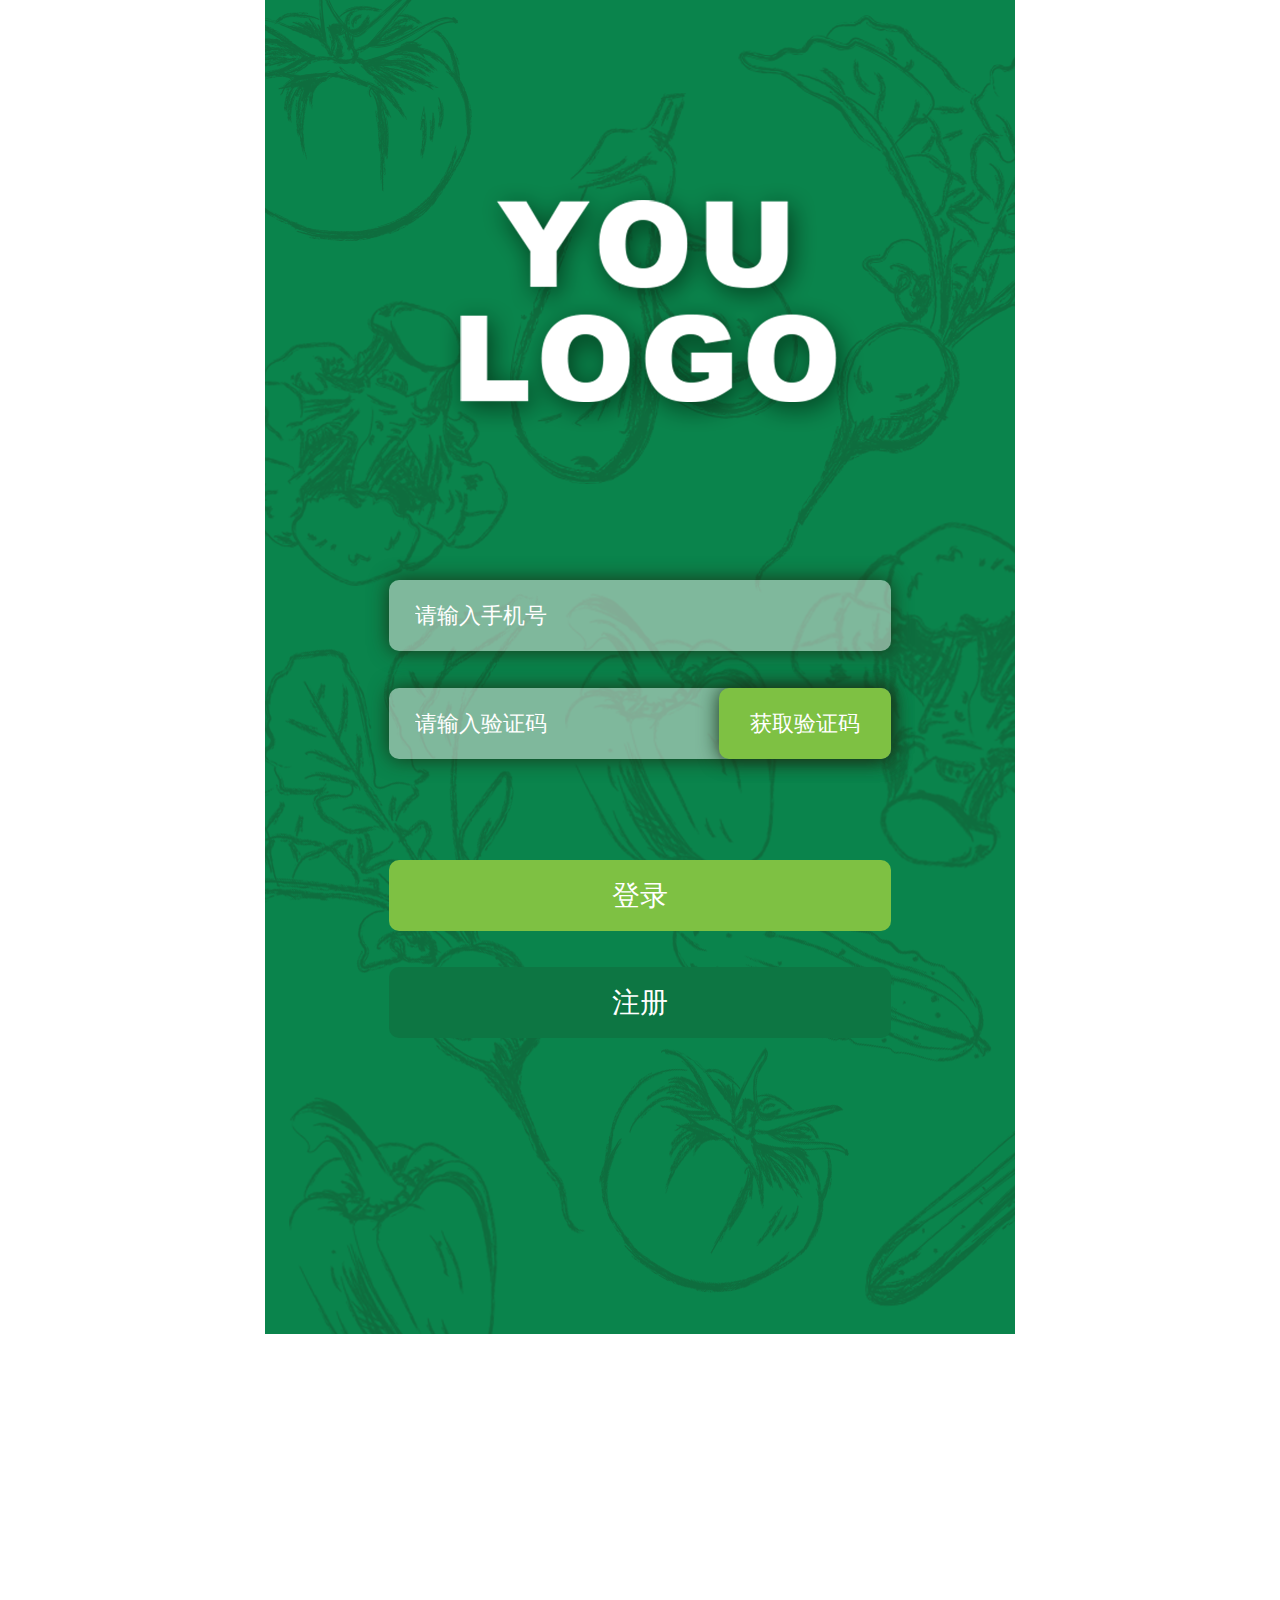
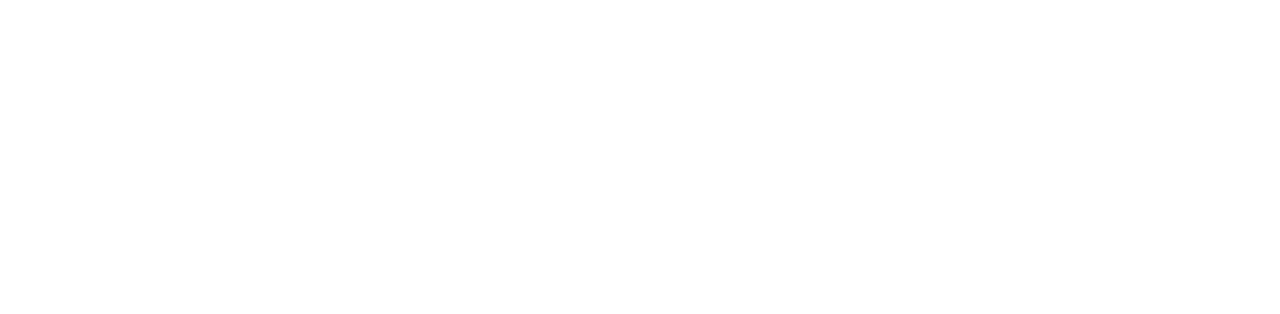
<file: index.html>
<!DOCTYPE html>
<html lang="en">

<head>
    <meta charset="UTF-8">
    <meta name="viewport" content="width=device-width, initial-scale=1.0">
    <meta http-equiv="X-UA-Compatible" content="ie=edge">
    <title>Document</title>
    <link rel="stylesheet" href="./css/normalize.css">
    <script src="./js/flexible.js"></script>
    <script src="./js/jQuery.min.js"></script>
    <script src="./js/index.js"></script>
    <link rel="stylesheet" href="./css/index.css">
</head>

<body>
    <div class="box">
        <input type="text" class="first" placeholder="请输入手机号"><span id="sp1"></span>
        <div class="second">
            <input class="yz" type="text" placeholder="请输入验证码"><span id="sp2"></span>
            <input type="button" id="yzm" value="获取验证码">
        </div>
        <div class="three thr">登录</div>
        <div class="four thr">注册</div>
    </div>
</body>

</html>
</file>
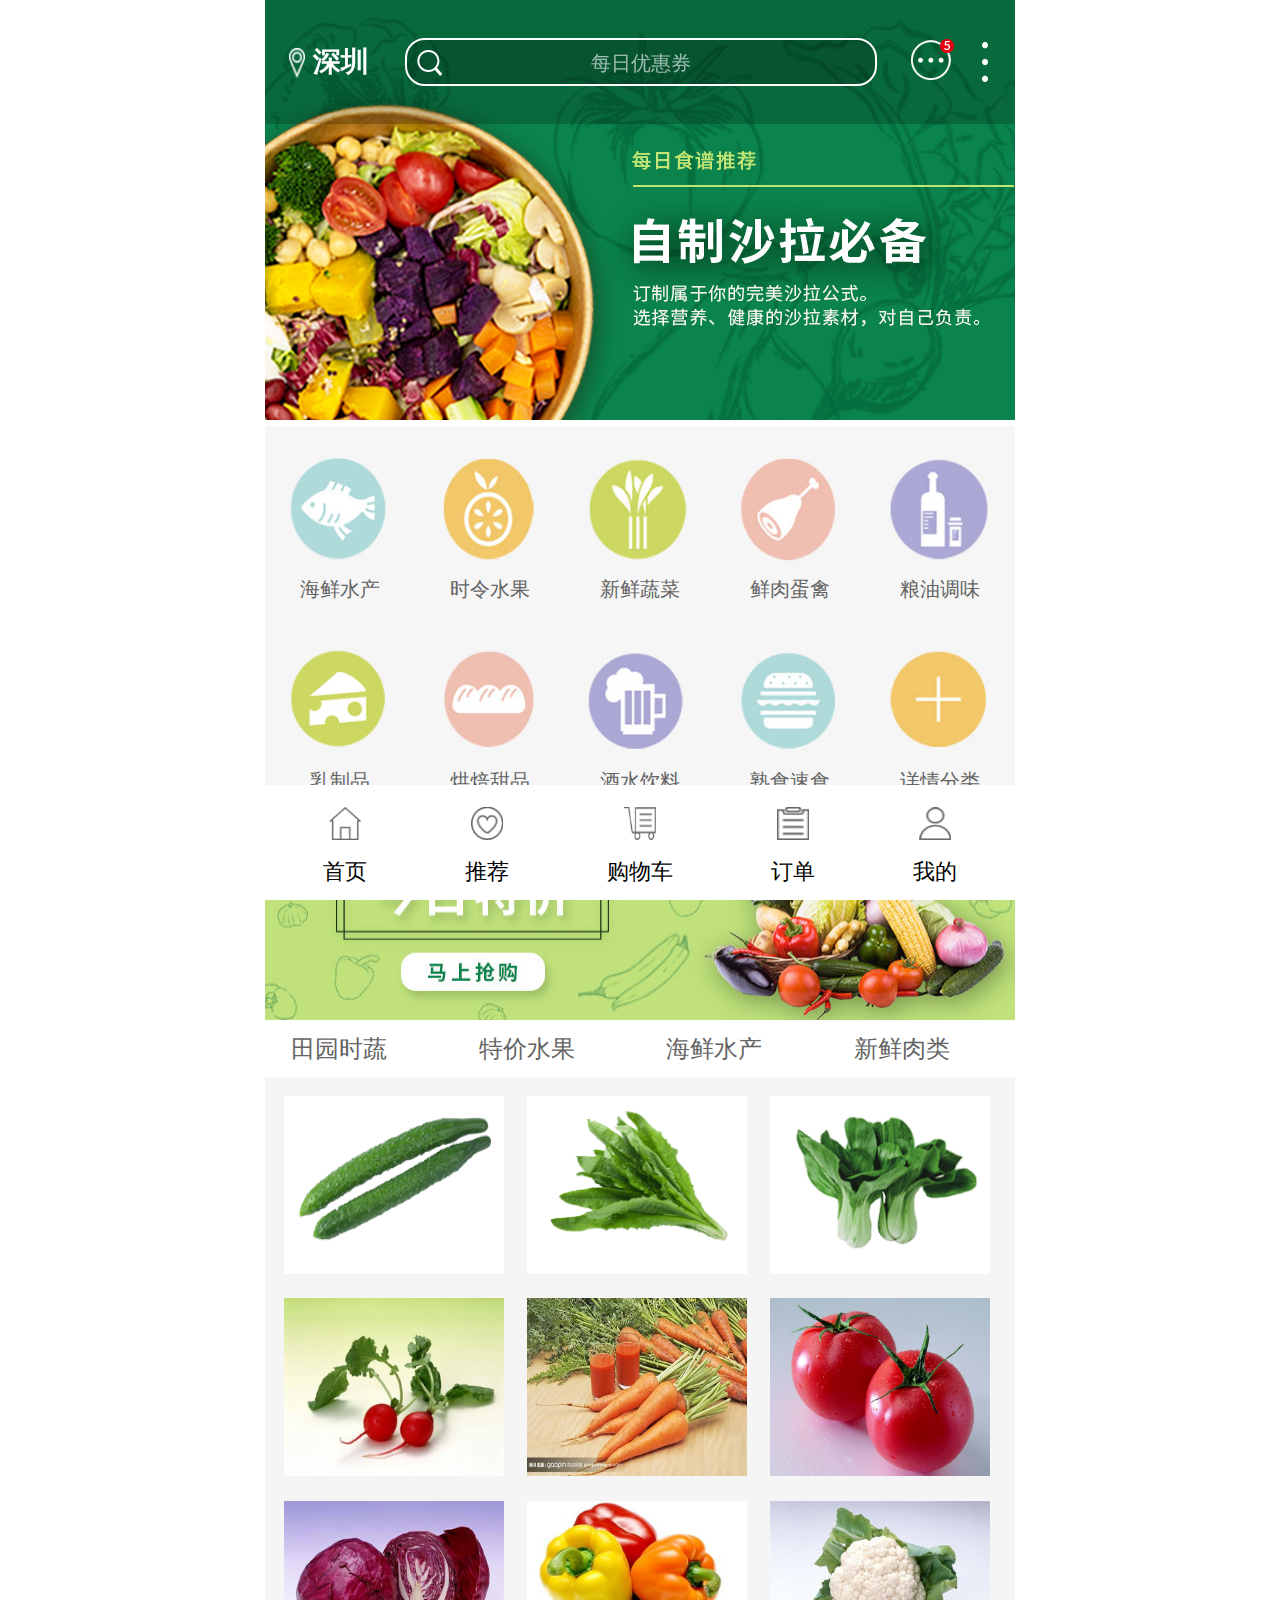
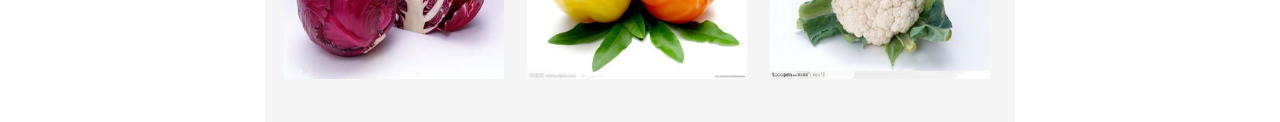
<file: zjm.html>
<!DOCTYPE html>
<html lang="en">

<head>
    <meta charset="UTF-8">
    <meta name="viewport" content="width=device-width, initial-scale=1.0">
    <meta http-equiv="X-UA-Compatible" content="ie=edge">
    <title>Document</title>
    <link rel="stylesheet" href="./css/normalize.css">
    <link rel="stylesheet" href="./css/zjm.css">
    <script src="./js/flexible.js"></script>
    <script src="./js/jQuery.min.js"></script>
    <script src="./js/zepto.js"></script>
    <script src="./js/touch.js"></script>
    <script src="./js/zjm.js"></script>
</head>

<body>
    <div class="w">
        <!-- 头部 -->

        <header>
            <div class="zuob">
                <img src="./img/zuobiao.png" alt=""> 深圳
            </div>
            <div class="search">
                <input type="text" placeholder="每日优惠券">
                <img src="./img/search.png" alt="">
            </div>
            <div class="wu"><img src="./img/wu5.png" alt=""></div>
            <div class="dian"><img src="./img/shudian.png" alt=""></div>
        </header>

        <div class="tu">
            <ul>
                <li>
                    <a href="#"><img src="./img/轮播图/f.jpg" alt=""></a>
                </li>

                <li>
                    <a href="#"><img src="./img/轮播图/tupian.png" alt=""></a>
                </li>
                <li>
                    <a href="#"><img src="./img/轮播图/b.jpg" alt=""></a>
                </li>
                <li>
                    <a href="#"><img src="../img/轮播图/c.jpg" alt=""></a>
                </li>
                <li>
                    <a href="#"><img src="../img/轮播图/d.jpg" alt=""></a>
                </li>
                <li>
                    <a href="#"><img src="./img/轮播图/e.jpg" alt=""></a>
                </li>
                <li>
                    <a href="#"><img src="./img/轮播图/f.jpg" alt=""></a>
                </li>

                <li>
                    <a href="#"><img src="./img/轮播图/tupian.png" alt=""></a>
                </li>
            </ul>









            <!-- <ul class="ull">
                <li>
                    <img src="./img/bgc_01.jpg" alt="">
                </li> -->
            <!-- <li class="lis">
                    <img src="./img/tupian.png" alt="">
                </li>
                <li class="lis">
                    <img src="./img/bgc_01.jpg" alt="">
                </li>
                <li class="lis">
                    <img src="./img/tupian.png" alt="">
                </li>
                <li class="lis">
                    <img src="./img/bgc_01.jpg" alt="">
                </li>
                <li class="lis">
                    <img src="./img/tupian.png" alt="">
                </li>
                <li class="lis">
                    <img src="./img/bgc_01.jpg" alt="">
                </li>
            </ul> -->
            <!-- <img src="./img/tupian.png" alt=""> -->
            <!-- <div class="go">
                <span> GO </span><span>>></span>
            </div> -->
        </div>

        <!-- -----------------产品区 ---------------- -->
        <div class="chanpin">
            <ul>
                <li>
                    <img src="./img/09-生鲜APP主界面_08.jpg" alt="">
                    <span>海鲜水产</span>
                </li>
                <li>
                    <img src="./img/09-生鲜APP主界面_10.jpg" alt="">
                    <span>时令水果</span>
                </li>
                <li>
                    <img src="./img/09-生鲜APP主界面_03.jpg" alt="">
                    <span>新鲜蔬菜</span>
                </li>
                <li>
                    <img src="./img/09-生鲜APP主界面_13.jpg" alt="">
                    <span>鲜肉蛋禽</span>
                </li>
                <li>
                    <img src="./img/09-生鲜APP主界面_05.jpg" alt="">
                    <span>粮油调味</span>
                </li>
                <li>
                    <img src="./img/09-生鲜APP主界面_24.jpg" alt="">
                    <span>乳制品</span>
                </li>
                <li>
                    <img src="./img/09-生鲜APP主界面_25.jpg" alt="">
                    <span>烘焙甜品</span>
                </li>
                <li>
                    <img src="./img/09-生鲜APP主界面_20.jpg" alt="">
                    <span>酒水饮料</span>
                </li>
                <li>
                    <img src="./img/09-生鲜APP主界面_22.jpg" alt="">
                    <span>熟食速食</span>
                </li>
                <li>
                    <img src="./img/09-生鲜APP主界面_26.jpg" alt="">
                    <span>详情分类</span>
                </li>
            </ul>


        </div>
        <!-- --------------------今日特价----------------------------- -->
        <div class="tejia">
            <img src="./img/09-生鲜APP主界面_33.jpg" alt="">
        </div>
        <!-- -----------------特价蔬菜------------------ -->
        <div class="tjsc">
            <div class="top">
                <span class="spa">田园时蔬</span>
                <span class="spa">特价水果</span>
                <span class="spa">海鲜水产</span>
                <span class="spa">新鲜肉类</span>
            </div>
            <div class="content">
                <ul class="one">
                    <li>
                        <img src="./img/04-生鲜APP购物车_03.gif" alt="">
                    </li>
                    <li>
                        <img src="./img/04-生鲜APP购物车_07.gif" alt="">
                    </li>
                    <li>
                        <img src="./img/04-生鲜APP购物车_13.gif" alt="">
                    </li>
                    <li>
                        <img src="./img/蔬菜/1.jpg" alt="">
                    </li>
                    <li>
                        <img src="./img/蔬菜/2.jpg" alt="">
                    </li>
                    <li>
                        <img src="./img/蔬菜/3.jpg" alt="">
                    </li>
                    <li>
                        <img src="./img/蔬菜/4.jpg" alt="">
                    </li>
                    <li>
                        <img src="./img/蔬菜/5.jpg" alt="">
                    </li>
                    <li>
                        <img src="./img/蔬菜/6.jpg" alt="">
                    </li>
                </ul>
                <ul class="two ds">
                    <li>
                        <img src="./img/水果/00.jpg" alt="">
                    </li>
                    <li>
                        <img src="./img/水果/11.jpg" alt="">
                    </li>
                    <li>
                        <img src="./img/水果/22.jpg" alt="">
                    </li>
                    <li>
                        <img src="./img/水果/33.jpg" alt="">
                    </li>
                    <li>
                        <img src="./img/水果/44.jpg" alt="">
                    </li>
                    <li>
                        <img src="./img/水果/55.jpg" alt="">
                    </li>
                    <li>
                        <img src="./img/水果/66.jpg" alt="">
                    </li>
                    <li>
                        <img src="./img/水果/77.jpg" alt="">
                    </li>
                    <li>
                        <img src="./img/水果/44.jpg" alt="">
                    </li>
                </ul>
                <ul class="three ds">
                    <li>
                        <img src="./img/水产/aa.jpg" alt="">
                    </li>
                    <li>
                        <img src="./img/水产/bb.jpg" alt="">
                    </li>
                    <li>
                        <img src="./img/水产/cc.jpg" alt="">
                    </li>

                    <li>
                        <img src="./img/水产/dd.jpg" alt="">
                    </li>
                    <li>
                        <img src="./img/水产/ee.jpg" alt="">
                    </li>
                    <li>
                        <img src="./img/水产/ff.jpg" alt="">
                    </li>
                    <li>
                        <img src="./img/水产/jj.jpg" alt="">
                    </li>
                    <li>
                        <img src="./img/水产/hh.jpg" alt="">
                    </li>
                    <li>
                        <img src="./img/水产/ii.jpg" alt="">
                    </li>
                </ul>
                <ul class="four ds">
                    <li>
                        <img src="./img/水产/gg.jpg" alt="">
                    </li>
                    <li>
                        <img src="./img/水产/hh.jpg" alt="">
                    </li>
                    <li>
                        <img src="./img/水产/ii.jpg" alt="">
                    </li>
                    <li>
                        <img src="./img/水产/jj.jpg" alt="">
                    </li>
                    <li>
                        <img src="./img/水产/hh.jpg" alt="">
                    </li>
                    <li>
                        <img src="./img/水产/ii.jpg" alt="">
                    </li>
                </ul>
            </div>
        </div>
        <footer>
            <ul>
                <li class="lis">
                    <div>
                        <img src="./img/sy.png" alt="" class="dn">
                        <img src="./img/syyou.png" alt="" class="ds an">
                    </div>

                    <span>首页</span>
                </li>
                <li class="lis">
                    <div>
                        <img src="./img/tjwu.png" alt="" class="dn">
                        <img src="./img/tjyou.png" alt="" class="ds an">
                    </div>

                    <span>推荐</span>
                </li>
                <li class="lis">
                    <div>
                        <img src="./img/gwcwu.png" alt="" class="dn">
                        <img src="./img/gwcyou.png" alt="" class="ds an">
                    </div>

                    <span>购物车</span>
                </li>
                <li class="lis">
                    <div>
                        <img src="./img/ddwu.png" alt="" class="dn">
                        <img src="./img/ddyou.png" alt="" class="ds an">
                    </div>

                    <span>订单</span>
                </li>
                <li class="lis">
                    <div>
                        <img src="./img/wdwu.png" alt="" class="dn">
                        <img src="./img/wdwu.png" alt="" class="ds an">
                    </div>

                    <span>我的</span>
                </li>
            </ul>

        </footer>
    </div>
</body>

</html>
</file>
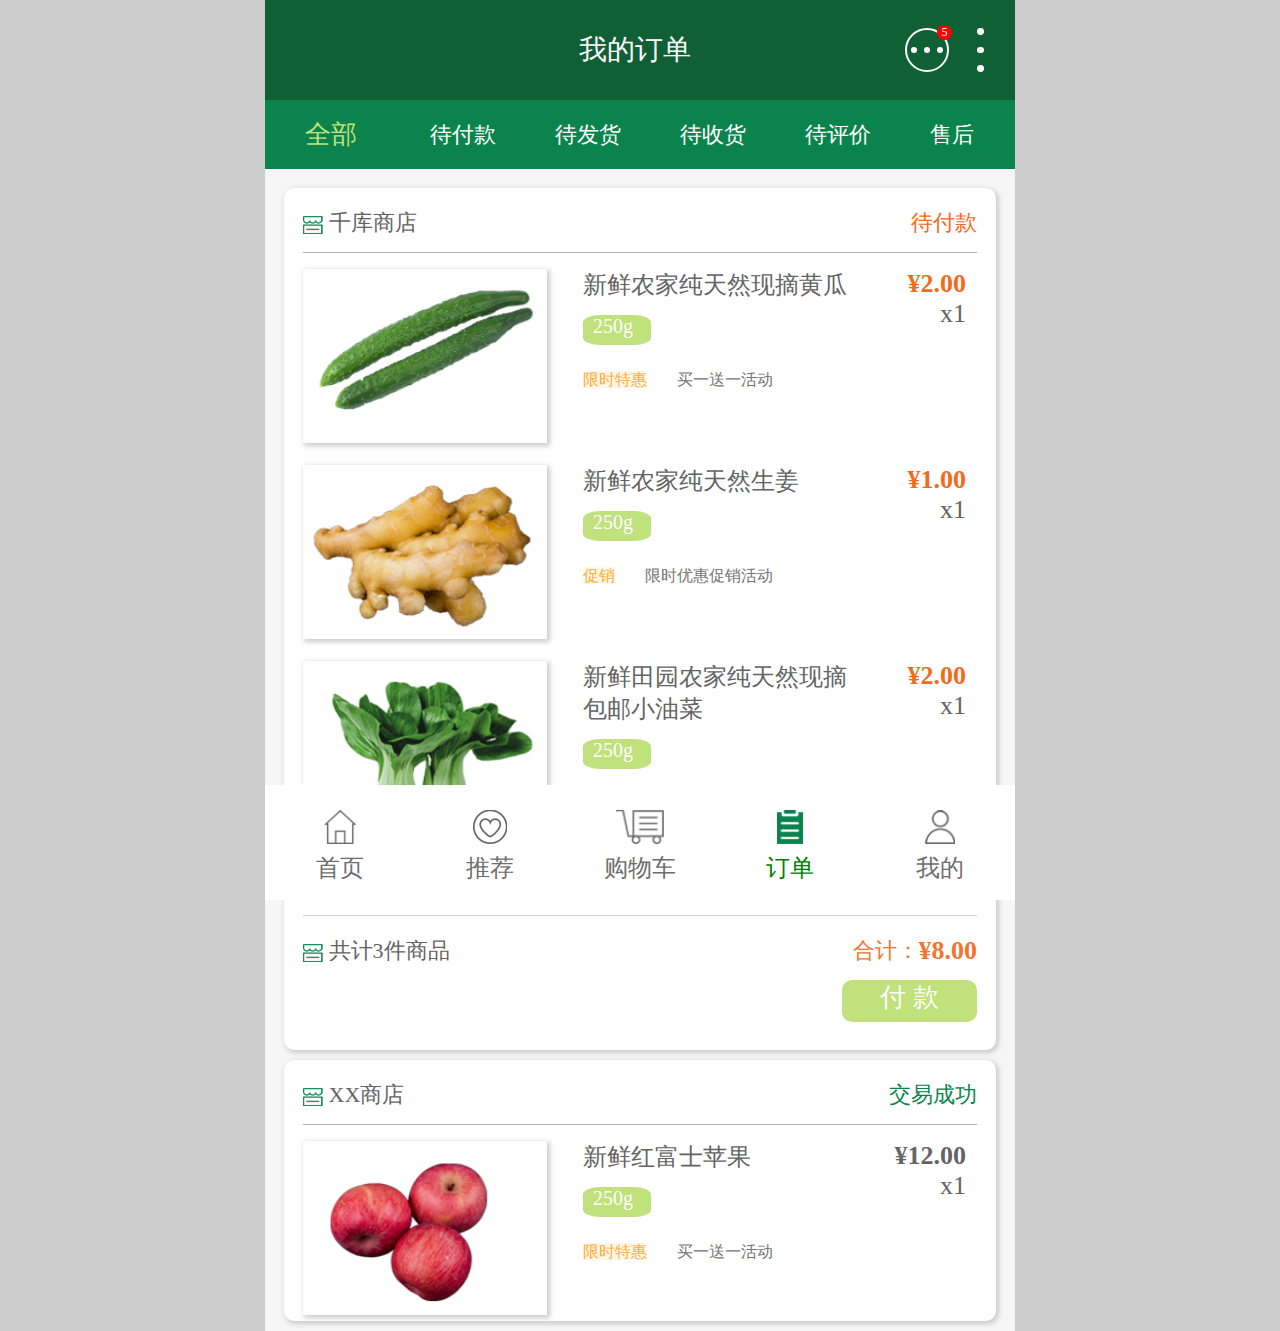
<file: 全部订单页/全部订单页.html>
<!DOCTYPE html>
<html lang="en">

<head>
  <meta charset="UTF-8">
  <meta name="viewport" content="width=device-width, initial-scale=1.0">
  <meta http-equiv="X-UA-Compatible" content="ie=edge">
  <title>Document</title>
  <script src="./js/jQuery.min.js"></script>
  <script src="./js/flexible.js"></script>
  <link rel="stylesheet" href="index.css">
  <script src="js.js"></script>
</head>

<body>
  <!-- 订单首页 -->
  <div class="dingdan">
    <span>我的订单</span>
    <div class="box2">
      <div class="xbox"></div>
      <div class="xbox"></div>
      <div class="xbox"></div>
      <div class="five">
        5
      </div>
    </div>
    <div class="box3">
      <div class="jbox"></div>
      <div class="jbox"></div>
      <div class="jbox"></div>
    </div>
  </div>

  <!-- 订单导航 -->
  <div class="nav_1">

    <a href="#" class="cu">全部</a>
    <a href="#">待付款</a>
    <a href="#">待发货</a>
    <a href="#">待收货</a>
    <a href="#">待评价</a>
    <a href="#">售后</a>

  </div>

  <!-- 商品 -->
  <div class="shangpin">
    <div class="shangdian">

      <div class="fukuan">
        <div class="fk">
          <img src="./images/shop.png" alt=""> 千库商店
        </div>
        <span>待付款</span>
      </div>

      <div class="box">
        <div class="imgs">
          <img src="./images/04-生鲜APP购物车_03.gif" alt="">
        </div>

        <div class="dbox">
          <div class="jieshao">
            <div class="js">
              <span>新鲜农家纯天然现摘黄瓜</span>
            </div>
            <div class="ks">
              <span>250g</span>
            </div>
            <div class="huodong">
              <span>限时特惠</span>
              <span>买一送一活动</span>
            </div>
          </div>

          <div class="kshu">
            <div class="yen">
              <span>&yen;2.00</span>
            </div>
            <div class="shu">
              <span>x1</span>
            </div>
          </div>

        </div>
      </div>

      <div class="box">
        <div class="imgs">
          <img src="./images/05-生鲜APP全部订单页_03.gif" alt="">
        </div>

        <div class="dbox">
          <div class="jieshao">
            <div class="js">
              <span>新鲜农家纯天然生姜</span>
            </div>
            <div class="ks">
              <span>250g</span>
            </div>
            <div class="huodong">
              <span>促销</span>
              <span>限时优惠促销活动</span>
            </div>
          </div>

          <div class="kshu">
            <div class="yen">
              <span>&yen;1.00</span>
            </div>
            <div class="shu">
              <span>x1</span>
            </div>
          </div>

        </div>
      </div>

      <div class="box">
        <div class="imgs">
          <img src="./images/04-生鲜APP购物车_13.gif" alt="">
        </div>

        <div class="dbox">
          <div class="jieshao">
            <div class="js">
              <span>新鲜田园农家纯天然现摘 包邮小油菜</span>
            </div>
            <div class="ks">
              <span>250g</span>
            </div>
            <div class="huodong">
              <span>限时特惠</span>
              <span>限时优惠促销活动</span>
            </div>
          </div>

          <div class="kshu">
            <div class="yen">
              <span>&yen;2.00</span>
            </div>
            <div class="shu">
              <span>x1</span>
            </div>
          </div>

        </div>
      </div>

      <div class="yunfei">
        <div class="yf">
          <img src="./images/shop.png" alt=""> 运费
        </div>
        <span>&yen;3.00</span>
      </div>

      <div class="heji">
        <div class="gao">
          <div class="hj">
            <img src="./images/shop.png" alt=""> 共计3件商品
          </div>
          <div class="hj3">
            <span>合计：</span>
            <span>&yen;8.00</span>
          </div>
        </div>




      </div>

      <div class="gao1">
        <div class="dfukuan">
          <span>付 款</span>
        </div>
      </div>

    </div>

    <div class="shangdian">
      <div class="fukuan">
        <div class="fk">
          <img src="./images/shop.png" alt=""> XX商店
        </div>
        <span class="green">交易成功</span>
      </div>

      <div class="box">
        <div class="imgs">
          <img src="./images/apple.png" alt="">
        </div>

        <div class="dbox">
          <div class="jieshao">
            <div class="js">
              <span>新鲜红富士苹果</span>
            </div>
            <div class="ks">
              <span>250g</span>
            </div>
            <div class="huodong">
              <span>限时特惠</span>
              <span>买一送一活动</span>
            </div>
          </div>

          <div class="kshu">
            <div class="yen">
              <span class="hui">&yen;12.00</span>
            </div>
            <div class="shu">
              <span>x1</span>
            </div>
          </div>

        </div>
      </div>
    </div>
  </div>



  <!-- 个人导航栏 -->
  <div class="nav_2">
    <a href="#">
      <div>
        <img src="./images/sy.png" alt="" class="im">
        <img src="./images/sy_h.png" alt="" class="gs">
      </div>
      <span>首页</span>
    </a>
    <a href="#">
      <div>
        <img src="./images/tj.png" alt="" class="im">
        <img src="./images/tj_h.png" alt="" class="gs">
      </div>

      <span>推荐</span>
    </a>
    <a href="#">
      <div>
        <img src="./images/gwc.png" alt="" class="im">
        <img src="./images/gwc_h.png" alt="" class="gs">
      </div>

      <span>购物车</span>
    </a>
    <a href="#" class="cur">
      <div>
        <img src="./images/dd.png" alt="" class="im">
        <img src="./images/dd_h.png" alt="" class="gs">
      </div>

      <span>订单</span>
    </a>
    <a href="#">
      <div>
        <img src="./images/wd.png" alt="" class="im">
        <img src="./images/peo.png" alt="" class="gs">
      </div>

      <span>我的</span>
    </a>
  </div>
</body>

</html>
</file>
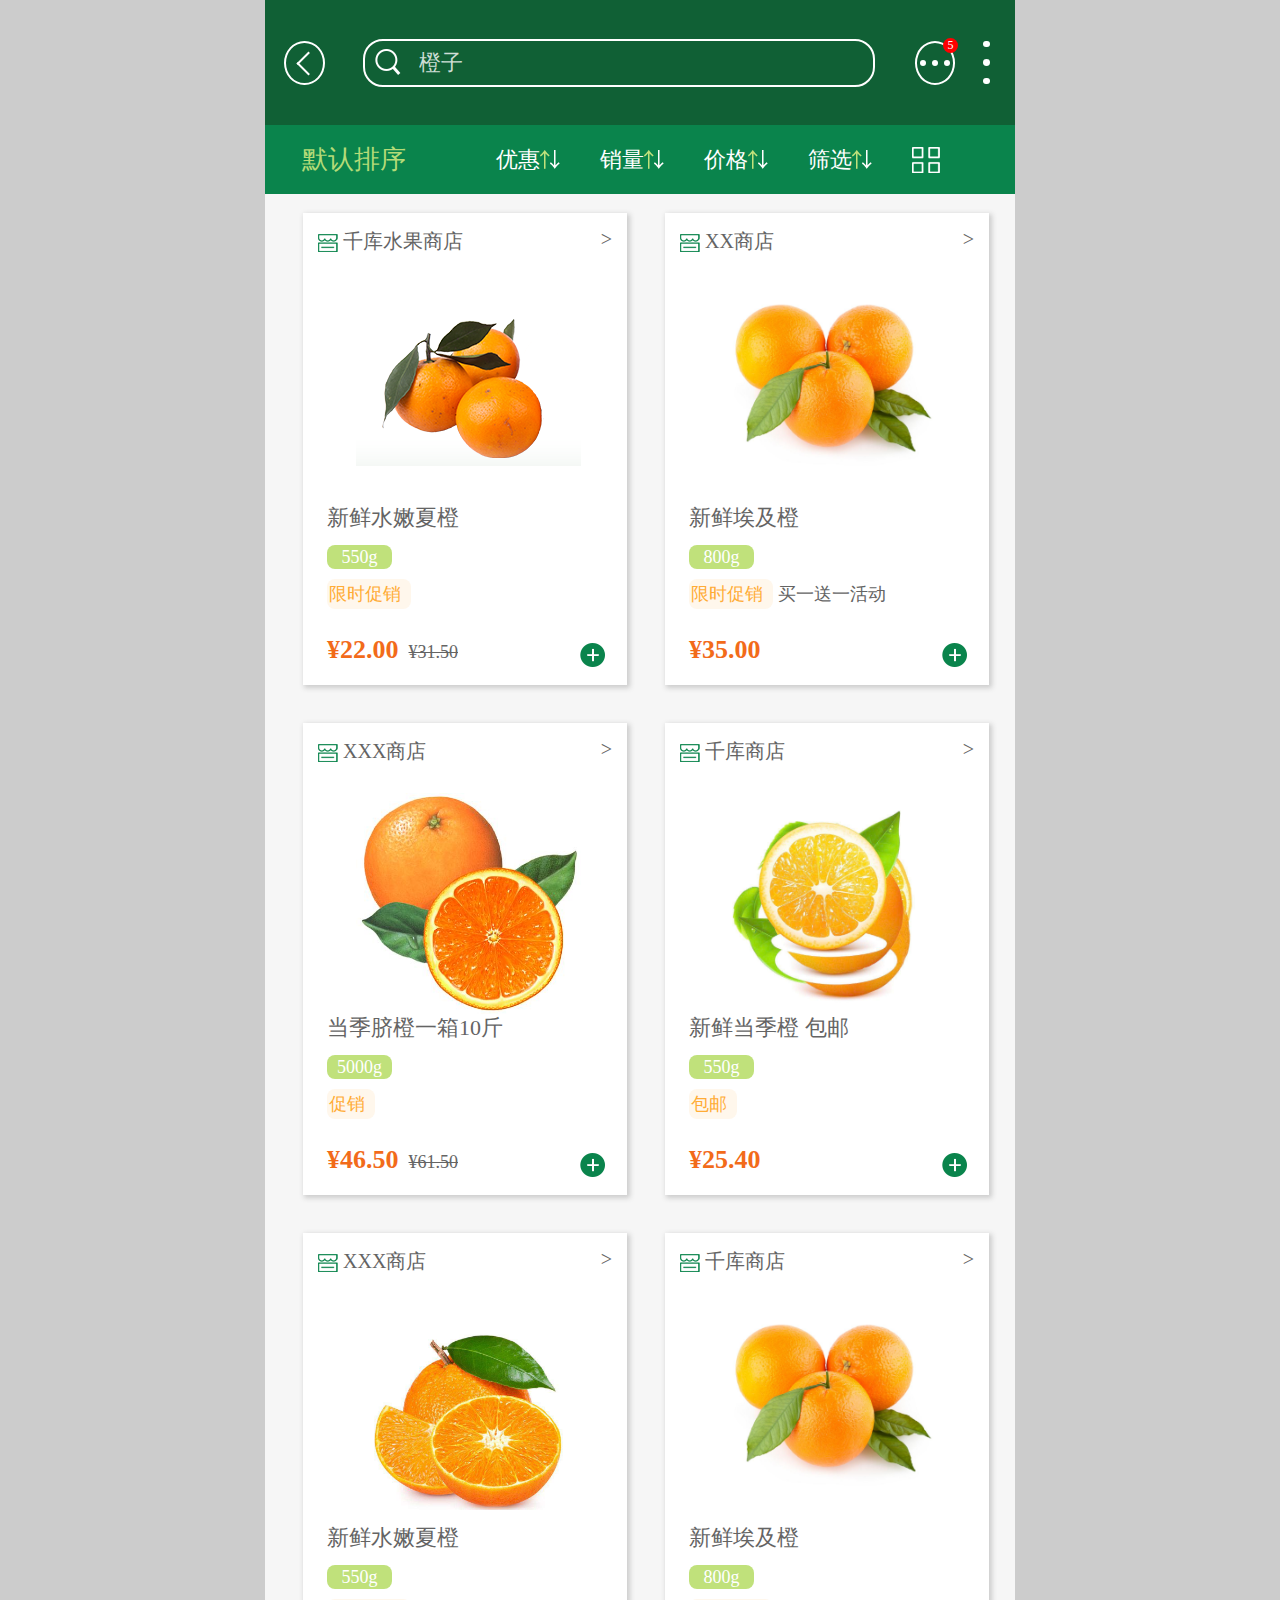
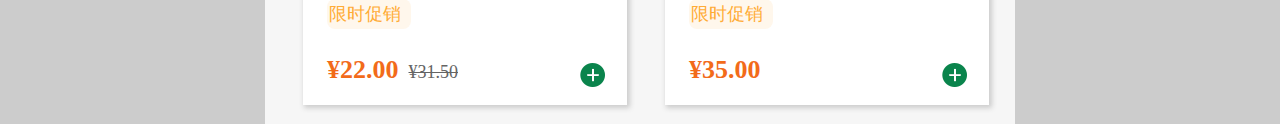
<file: 商品搜索页/搜索.html>
<!DOCTYPE html>
<html lang="en">

<head>
  <meta charset="UTF-8">
  <meta name="viewport" content="width=device-width, initial-scale=1.0">
  <meta http-equiv="X-UA-Compatible" content="ie=edge">
  <title>Document</title>
  <script src="./js/flexible.js"></script>
  <script src="./js/jQuery.min.js"></script>
  <link rel="stylesheet" href="index.css">
</head>

<body>


  <div class="xiangqing">

    <div class="box1">
      <div class="xiaobox"></div>
    </div>
    <div class="shuru">
      <input type="text" placeholder="橙子">
      <a href="#"><img src="./images/search (2).png" alt=" "></a>
    </div>
    <div class="box2 ">
      <div class="xbox "></div>
      <div class="xbox "></div>
      <div class="xbox "></div>
      <div class="five ">
        5
      </div>
    </div>
    <div class="box3 ">
      <div class="jbox "></div>
      <div class="jbox "></div>
      <div class="jbox "></div>
    </div>

  </div>


  <!-- 导航 -->
  <div class="nav_1">
    <a href="#">默认排序</a>
    <a href="#">优惠
        <img src="./images/sx.png" alt="">
    </a>
    <a href="#">销量
        <img src="./images/sx.png" alt="">
    </a>
    <a href="#">价格
        <img src="./images/sx.png" alt="">
    </a>
    <a href="#">筛选
        <img src="./images/sx.png" alt="">
    </a>
    <a href="#">
      <img src="./images/fk.png" alt="">
    </a>
  </div>


  <!-- 商品 -->
  <div class="shangpin">
    <div class="shangdian">
      <div class="xiaosd">
        <div class="xd">
          <img src="./images/shop.png" alt=""> 千库水果商店
        </div>
        <span>&gt;</span>
      </div>
      <div class="imgs">
        <a href="../商品详情页/商品详情页.html" target="_blank"><img src="./images/03-生鲜APP付款成功页_09.png" alt=""></a>
      </div>
      <div class="dabox">
        <div class="box">
          <span>新鲜水嫩夏橙</span>
        </div>
        <div class="keshu">
          <span>550g</span>
        </div>
        <div class="huodong">
          <span>限时促销</span>
        </div>
        <div class="jiage">
          <div class="jg">
            <span>&yen;22.00</span><del>&yen;31.50</del>
          </div>
          <img src="./images/jia.png" alt="">
        </div>
      </div>
    </div>


    <div class="shangdian">
      <div class="xiaosd">
        <div class="xd">
          <img src="./images/shop.png" alt=""> XX商店
        </div>

        <span>&gt;</span>

      </div>
      <div class="imgs">
        <a href="#"><img src="./images/timg.jpg" alt=""></a>
      </div>
      <div class="dabox">
        <div class="box">
          <span>新鲜埃及橙</span>
        </div>
        <div class="keshu">
          <span>800g</span>
        </div>
        <div class="huodong">
          <span>限时促销</span> 买一送一活动
        </div>
        <div class="jiage">
          <span>&yen;35.00</span>
          <img src="./images/jia.png">
        </div>
      </div>


    </div>
  </div>


  <div class="shangpin">
    <div class="shangdian">
      <div class="xiaosd">
        <div class="xd">
          <img src="./images/shop.png" alt=""> XXX商店
        </div>
        <span>&gt;</span>
        </a>
      </div>
      <div class="imgs">
        <a href="#"><img src="./images/橙子.jpg" alt=""></a>
      </div>
      <div class="dabox">
        <div class="box">
          <span>当季脐橙一箱10斤</span>
        </div>
        <div class="keshu">
          <span>5000g</span>
        </div>
        <div class="huodong">
          <span>促销</span>
        </div>
        <div class="jiage">
          <div class="jg">
            <span>&yen;46.50</span><del>&yen;61.50</del>
          </div>
          <img src="./images/jia.png" alt="">
        </div>
      </div>
    </div>


    <div class="shangdian">
      <div class="xiaosd">
        <div class="xd">
          <img src="./images/shop.png" alt=""> 千库商店
        </div>
        <span>&gt;</span>
      </div>
      <div class="imgs">
        <a href="#"><img src="./images/橙子1.jpg" alt=""></a>
      </div>
      <div class="dabox">
        <div class="box">
          <span>新鲜当季橙 包邮</span>
        </div>
        <div class="keshu">
          <span>550g</span>
        </div>
        <div class="huodong">
          <span>包邮</span>
        </div>
        <div class="jiage">
          <span>&yen;25.40</span>
          <img src="./images/jia.png" alt="">
        </div>
      </div>
    </div>
  </div>


  <div class="shangpin">
    <div class="shangdian">
      <div class="xiaosd">
        <div class="xd">
          <img src="./images/shop.png" alt=""> XXX商店
        </div>
        <span>&gt;</span>
      </div>
      <div class="imgs">
        <a href="../商品详情页/商品详情页.html" target="_blank"><img src="./images/橙子在.jpg" alt=""></a>
      </div>
      <div class="dabox">
        <div class="box">
          <span>新鲜水嫩夏橙</span>
        </div>
        <div class="keshu">
          <span>550g</span>
        </div>
        <div class="huodong">
          <span>限时促销</span>
        </div>
        <div class="jiage">
          <div class="jg">
            <span>&yen;22.00</span><del>&yen;31.50</del>
          </div>
          <img src="./images/jia.png" alt="">
        </div>
      </div>
    </div>


    <div class="shangdian">
      <div class="xiaosd">
        <div class="xd">
          <img src="./images/shop.png" alt=""> 千库商店
        </div>

        <span>&gt;</span>

      </div>
      <div class="imgs">
        <a href="#"><img src="./images/timg.jpg" alt=""></a>
      </div>
      <div class="dabox">
        <div class="box">
          <span>新鲜埃及橙</span>
        </div>
        <div class="keshu">
          <span>800g</span>
        </div>
        <div class="huodong">
          <span>限时促销</span>
        </div>
        <div class="jiage">
          <span>&yen;35.00</span>
          <img src="./images/jia.png">
        </div>
      </div>


    </div>
  </div>
  </div>



</body>

</html>
</file>
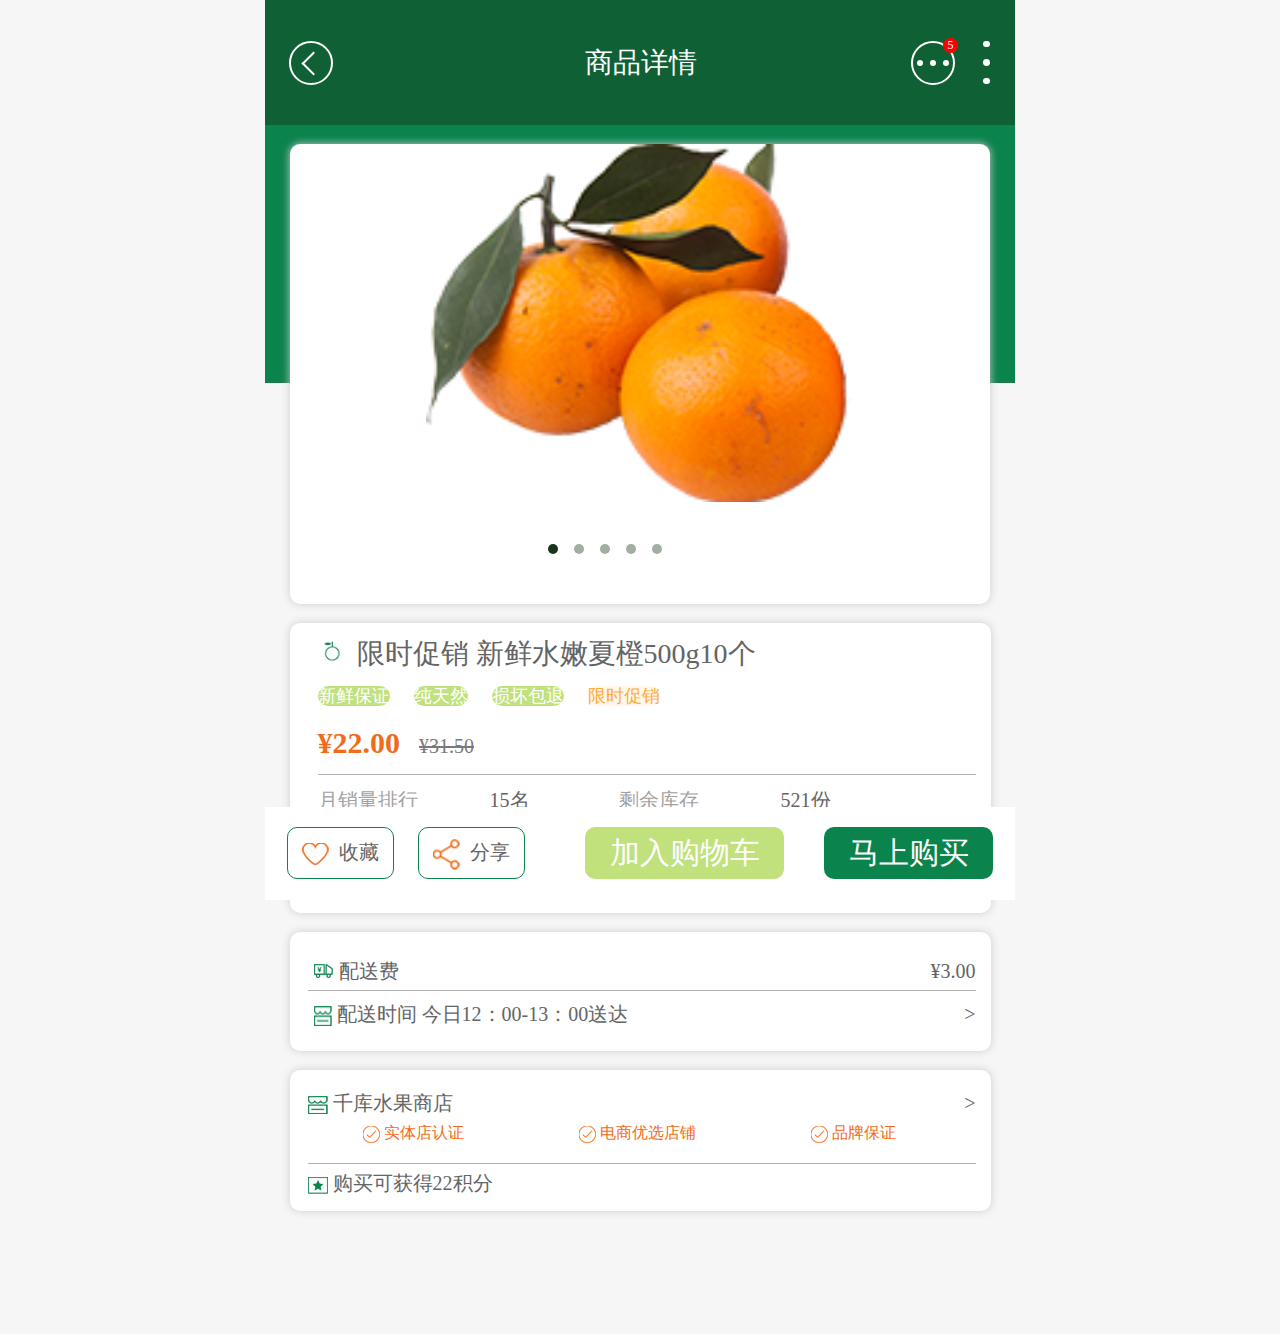
<file: 商品详情页/商品详情页.html>
<!DOCTYPE html>
<html lang="en">

<head>
  <meta charset="UTF-8">
  <meta name="viewport" content="width=device-width, initial-scale=1.0">
  <meta http-equiv="X-UA-Compatible" content="ie=edge">
  <title>Document</title>
  <script src="./js/jQuery.min.js"></script>
  <link rel="stylesheet" href="index.css">

  <script src="./js/flexible.js"></script>
  <script src="./js/zepto.js"></script>
  <script src="./js/touch.js"></script>

  <script src="./js/jsj.js"></script>

</head>

<body>

  <div class="w">
    <!-- 详情 -->
    <div class="xiangqing">

      <div class="box1">
        <div class="xiaobox"></div>
      </div>
      <span>商品详情</span>
      <div class="box2">
        <div class="xbox"></div>
        <div class="xbox"></div>
        <div class="xbox"></div>
        <div class="five">
          5
        </div>
      </div>
      <div class="box3">
        <div class="jbox"></div>
        <div class="jbox"></div>
        <div class="jbox"></div>
      </div>

    </div>

    <!-- 轮播图 -->
    <div class="box">
      <div class="imgs">
        <a href="#">
          <img src="./images/orange.png" alt="">
        </a>
        <a href="#">
          <img src="./images/orange.png" alt="">
        </a>
        <a href="#">
          <img src="./images/橙子.jpg" alt="">
        </a>
        <a href="#">
          <img src="./images/橙子在.jpg" alt="">
        </a>
        <a href="#">
          <img src="./images/橙子.jpg" alt="">
        </a>
        <a href="#">
          <img src="./images/timg.jpg" alt="">
        </a>
        <a href="#">
          <img src="./images/orange.png" alt="">
        </a>

      </div>
      <div class="nav1">
        <span class="cur"></span>
        <span></span>
        <span></span>
        <span></span>
        <span></span>
      </div>
    </div>



    <!-- 文字 -->
    <div class="jieshao">
      <div class="jieshao1">
        <img src="./images/07-生鲜APP商品详情页_03.jpg" alt="">
        <span>限时促销 新鲜水嫩夏橙500g10个</span>
      </div>
      <div class="jieshao2">
        <span>新鲜保证</span>
        <span>纯天然</span>
        <span>损坏包退</span>
        <span>限时促销</span>
      </div>
      <div class="jiage">
        <span>&yen;22.00</span><del>&yen;31.50</del>
      </div>


      <div class="dahezi">
        <div class="dashuzi">
          <div class="shuzi">
            <span>月销量排行</span>
            <span class="hui">15名</span>
          </div>
          <div class="shuzi">
            <span>重量</span>
            <span class="hui">500g</span>
          </div>
          <div class="shuzi">
            <span>产地</span>
            <span class="hui">江西</span>
          </div>
        </div>

        <div class="dashuzi1">
          <div class="shuzi">
            <span>剩余库存</span>
            <span class="hui">521份</span>
          </div>
          <div class="shuzi">
            <span>规格</span>
            <span class="hui">10个</span>
          </div>
          <div class="shuzi">
            <span>已售</span>
            <span class="hui">864份</span>
          </div>
        </div>
      </div>
    </div>






    <!-- 配送 -->
    <div class="yunfei">
      <div class="feiyong">
        <div class="fy1">
          <img src="./images/yf.png" alt="">
          <span>配送费</span>
        </div>

        <span>&yen;3.00</span>
      </div>
      <div class="shijian">
        <div class="fy1">
          <img src="./images/shop.png" alt="">
          <span>配送时间 今日12：00-13：00送达</span>
        </div>

        <span>&gt;</span>

      </div>
    </div>


    <!-- 商店 -->
    <div class="shangdian">
      <div class="shangdian1">
        <div class="sd2">
          <img src="./images/shop.png" alt="">
          <span>千库水果商店</span>
        </div>

        <span>&gt;</span>

      </div>
      <div class="renzheng">
        <span>
          <img src="./images/dui.png" alt="">
          实体店认证
        </span>
        <span>
          <img src="./images/dui.png" alt="">
          电商优选店铺
        </span>
        <span>
           <img src="./images/dui.png" alt="">
           品牌保证
        </span>
      </div>
      <div class="jifen">
        <span>
          <img src="./images/gm.png" alt="">
          购买可获得22积分
        </span>
      </div>
    </div>


    <!-- 底部 -->
    <div class="foot">
      <div class="shoucang">
        <a href="#" class="fu1">
          <img src="./images/xin.png" alt="" class="im">
          <img src="./images/xin_cur.png" alt="" class="gs"> &nbsp;收藏
        </a>
      </div>
      <div class="shoucang ml6">
        <a href="#">
          <img src="./images/fx.png" alt=""> &nbsp;分享
        </a>
      </div>
      <div class="sc2">
        <a href="#">
          加入购物车
        </a>
      </div>
      <div class="sc3">
        <a href="#">
          马上购买
        </a>
      </div>
    </div>
  </div>



</body>

</html>
</file>
<file: css/index.css>
@media screen and (min-width: 750px) {
  html {
    font-size: 75px!important;
  }
}
@media screen and (max-width: 319px) {
  html {
    font-size: 32px!important;
  }
}
input {
  outline: 0;
}
a {
  text-decoration: none;
}
.success {
  font-size: 0.21333333rem;
  color: #1ce71c;
}
.lose {
  font-size: 0.21333333rem;
  color: #f00;
}
body {
  width: 10rem;
  font-size: 0.32rem !important;
  margin: 0 auto;
}
body .box {
  position: relative;
  background: url(../img/LOGO.png) no-repeat;
  background-size: 10rem, 17.78666667rem;
  height: 17.78666667rem;
  color: #fff;
  padding: 7.73333333rem 1.65333333rem 0;
}
body .box input {
  box-sizing: border-box;
  font-size: 0.29333333rem;
  background-color: rgba(243, 235, 235, 0.5);
  color: #fff;
  width: 6.69333333rem;
  height: 0.94666667rem;
  border-radius: 0.13333333rem;
  border: 0;
  padding: 0;
  padding-left: 0.34666667rem;
  box-shadow: 0 0 0.26666667rem 0 #19361a;
}
body .box input::placeholder {
  color: #fff;
}
body .box #sp1 {
  position: absolute;
  top: 8.8rem;
  left: 1.73333333rem;
}
body .box .second {
  font-size: 0.32rem;
  margin-top: 0.49333333rem;
  margin-bottom: 1.34666667rem;
  position: relative;
}
body .box .second #sp2 {
  position: absolute;
  top: 10.13333333rem;
  left: 1.73333333rem;
}
body .box .second #yzm {
  position: absolute;
  font-size: 0.29333333rem;
  padding: 0 0.05333333rem;
  top: 0;
  right: 0;
  display: block;
  width: 2.29333333rem;
  height: 0.94666667rem;
  line-height: 0.94666667rem;
  text-align: center;
  border-radius: 0.13333333rem;
  background-color: #7ec143;
}
body .box .thr {
  cursor: pointer;
  display: block;
  width: 6.69333333rem;
  height: 0.94666667rem;
  line-height: 0.94666667rem;
  text-align: center;
  border-radius: 0.13333333rem;
  font-size: 0.37333333rem;
}
body .box .three {
  background-color: #7ec143;
  margin-bottom: 0.48rem;
}
body .box .four {
  background-color: #0d7643;
}
</file>
<file: css/zjm.css>
@media screen and (min-width: 750px) {
  html {
    font-size: 75px!important;
  }
}
@media screen and (max-width: 319px) {
  html {
    font-size: 32px!important;
  }
}
ul {
  margin: 0;
  padding: 0;
  list-style: none;
}
li {
  list-style: none;
}
.nav-li {
  color: #0a844c;
  border-bottom: 0.05333333rem solid #0a844c;
  background-color: #fff;
  width: 2.02666667rem;
  padding: 0.2rem 0.34666667rem;
}
input {
  outline: 0;
  border: 0;
}
i,
em {
  font-style: normal;
}
.ds {
  display: none;
}
body {
  width: 10rem;
  font-size: 0.32rem !important;
  margin: 0 auto;
}
body .w header {
  position: fixed;
  top: 0;
  z-index: 2;
  background-color: rgba(0, 0, 0, 0.2);
  width: 9.36rem;
  height: 1.65333333rem;
  padding: 0 0.32rem;
  display: flex;
  align-items: center;
}
body .w header .zuob {
  font-size: 0.37333333rem;
  font-weight: 700;
  color: #fff;
}
body .w header .zuob img {
  width: 0.21333333rem;
  height: 0.4rem;
  vertical-align: middle;
}
body .w header .search {
  position: relative;
  margin-left: 0.48rem;
}
body .w header .search input {
  width: 6.18666667rem;
  height: 0.56rem;
  background-color: rgba(0, 0, 0, 0.2);
  border-radius: 0.26666667rem;
  border: 0.02666667rem solid #fff;
}
body .w header .search ::-webkit-input-placeholder {
  line-height: 0.56rem;
  text-align: center;
  font-size: 0.26666667rem;
  color: rgba(255, 255, 255, 0.6);
}
body .w header .search img {
  position: absolute;
  top: 0.16rem;
  left: 0.16rem;
  width: 0.34666667rem;
  height: 0.34666667rem;
}
body .w header .wu {
  margin-left: 0.45333333rem;
}
body .w header .wu img {
  width: 0.57333333rem;
  height: 0.54666667rem;
}
body .w header .dian {
  margin-left: 0.37333333rem;
  width: 0.08rem;
  height: 0.53333333rem;
}
body .w .tu {
  width: 100%;
  overflow: hidden;
}
body .w .tu ul {
  width: 800%;
  transition: all 300ms;
  /* 这里没有定位 使用translate改变位置*/
  /* transform: translate(-300px, 0); */
  /* transform: translateX(); */
}
body .w .tu ul li {
  float: left;
  /* 100/6 */
  /* width: 16.666666%; */
  width: 12.5%;
}
body .w .tu ul li img {
  width: 10rem;
  height: 5.6rem;
}
body .w .chanpin {
  background: #f6f6f6;
}
body .w .chanpin ul {
  display: flex;
  padding: 0;
  margin: 0;
  flex-wrap: wrap;
  font-size: 0.26666667rem;
  color: #646464;
}
body .w .chanpin ul li {
  height: 2.56rem;
  flex-direction: column;
  align-items: center;
  width: 20%;
  display: flex;
}
body .w .chanpin ul li img {
  margin-top: 0.4rem;
  margin-bottom: 0.18666667rem;
  width: 1.44rem;
  height: 1.44rem;
}
body .w .tejia {
  height: 2.8rem;
}
body .w .tejia img {
  width: 10rem;
  height: 2.8rem;
}
body .w .tjsc .top {
  display: flex;
  font-size: 0.32rem;
  height: 0.76rem;
  color: #646464;
  background-color: #fff;
}
body .w .tjsc .top span {
  width: 2.02666667rem;
  padding: 0.2rem 0.34666667rem;
}
body .w .tjsc .content {
  width: 10rem;
}
body .w .tjsc .content ul {
  background-color: #f5f5f5;
  display: flex;
  padding: 0.25333333rem;
  flex-wrap: wrap;
  justify-content: space-between;
}
body .w .tjsc .content ul li {
  margin-bottom: 0.25333333rem;
  width: 3.01333333rem;
}
body .w .tjsc .content ul li img {
  width: 2.93333333rem;
  height: 2.37333333rem;
}
body .w .tjsc .content .ds {
  display: none;
}
body .w footer {
  position: fixed;
  box-sizing: border-box;
  width: 10rem;
  bottom: 0;
  z-index: 2;
  height: 1.53333333rem;
  padding: 0.29333333rem 0.77333333rem;
  background-color: #fff;
}
body .w footer ul {
  font-size: 0.29333333rem;
  display: flex;
  justify-content: space-between;
  align-items: center;
}
body .w footer ul li {
  display: flex;
  flex-direction: column;
  align-items: center;
}
body .w footer ul li img {
  width: 0.42666667rem;
  height: 0.44rem;
  margin-bottom: 0.18666667rem;
}
body .w footer ul li .spn {
  color: #0a844c;
}
</file>
<file: 全部订单页/index.css>
@media screen and (min-width: 750px) {
  html {
    font-size: 75px !important;
  }
}
@media screen and (max-width: 319px) {
  html {
    font-size: 32px !important;
  }
}
body {
  width: 10rem;
  margin: 0 auto;
  font-size: 0.32rem !important;
  background-color: #ccc;
}
a {
  text-decoration: none;
}
li {
  list-style: none;
}
.dingdan {
  height: 1.33333333rem;
  background-color: #106035;
  display: flex;
  align-items: center;
}
.dingdan span {
  text-align: center;
  font-size: 0.37333333rem;
  color: #fff;
  margin-left: 4.18666667rem;
}
.dingdan .box2 {
  display: flex;
  height: 0.53333333rem;
  width: 0.53333333rem;
  border-radius: 50%;
  border: 0.02666667rem solid #fff;
  margin-left: 2.85333333rem;
  align-items: center;
  justify-content: space-around;
  position: relative;
}
.dingdan .box2 .xbox {
  height: 0.08rem;
  width: 0.08rem;
  border-radius: 50%;
  background-color: #fff;
}
.dingdan .box2 .five {
  width: 0.2rem;
  height: 0.2rem;
  border-radius: 50%;
  background-color: red;
  position: absolute;
  font-size: 0.16rem;
  color: #fff;
  text-align: center;
  line-height: 0.2rem;
  top: -0.06666667rem;
  right: -0.06666667rem;
}
.dingdan .box3 {
  height: 0.58666667rem;
  display: flex;
  flex-direction: column;
  justify-content: space-between;
}
.dingdan .box3 .jbox {
  width: 0.09333333rem;
  height: 0.09333333rem;
  border-radius: 50%;
  background-color: #fff;
  margin-left: 0.37333333rem;
  margin-right: 0.33333333rem;
}
.nav_1 {
  display: flex;
  height: 0.92rem;
  align-items: center;
  background-color: #0a844c;
}
.nav_1 a {
  display: flex;
  flex: 20%;
  flex-direction: column;
  margin-left: 0.53333333rem;
  font-size: 0.29333333rem;
  color: #fff;
}
.nav_1 .cu {
  font-size: 0.34666667rem;
  color: #c0e17b;
}
.shangpin {
  background-color: #f6f6f6;
  padding: 0.25333333rem 0.25333333rem 0;
  overflow: hidden;
}
.shangpin .shangdian {
  font-size: 0.29333333rem;
  color: #646464;
  background-color: #fff;
  padding: 0.26666667rem 0.25333333rem 0;
  margin-bottom: 0.13333333rem;
  border-radius: 0.13333333rem;
  box-shadow: 0.02666667rem 0.02666667rem 0.06666667rem 0.01333333rem #ccc;
}
.shangpin .shangdian .fukuan {
  display: flex;
  justify-content: space-between;
  height: 0.58666667rem;
  border-bottom: 0.01333333rem solid #b1b1b1;
}
.shangpin .shangdian .fukuan img {
  width: 0.26666667rem;
  vertical-align: middle;
}
.shangpin .shangdian .fukuan span {
  color: #f26b1a;
}
.shangpin .shangdian .fukuan .green {
  color: #0a844c;
}
.shangpin .shangdian .box {
  display: flex;
  padding-top: 0.21333333rem;
}
.shangpin .shangdian .box .imgs img {
  width: 3.25333333rem;
  height: 2.32rem;
  box-shadow: 0.02666667rem 0.02666667rem 0.06666667rem 0.01333333rem #ccc;
}
.shangpin .shangdian .box .dbox {
  display: flex;
  justify-content: space-between;
  width: 5.58666667rem;
}
.shangpin .shangdian .box .dbox .jieshao {
  display: flex;
  flex-direction: column;
  margin-left: 0.48rem;
  width: 3.70666667rem;
}
.shangpin .shangdian .box .dbox .jieshao .js span {
  font-size: 0.32rem;
}
.shangpin .shangdian .box .dbox .jieshao .ks {
  display: flex;
  width: 0.90666667rem;
  height: 0.4rem;
  border-radius: 25%;
  background-color: #c0e17b;
  margin-top: 0.18666667rem;
}
.shangpin .shangdian .box .dbox .jieshao .ks span {
  margin-left: 0.13333333rem;
  font-size: 0.26666667rem;
  color: #fff;
}
.shangpin .shangdian .box .dbox .jieshao .huodong {
  margin-top: 0.26666667rem;
}
.shangpin .shangdian .box .dbox .jieshao .huodong span {
  background-color: #fff7ec;
  color: #ffac36;
  font-size: 0.21333333rem;
}
.shangpin .shangdian .box .dbox .jieshao .huodong span:nth-child(2) {
  background-color: #fff;
  color: #747474;
  margin-left: 0.32rem;
}
.shangpin .shangdian .box .dbox .kshu {
  display: flex;
  flex-direction: column;
  align-items: flex-end;
}
.shangpin .shangdian .box .dbox .kshu .yen span {
  font-size: 0.34666667rem;
  color: #f26b1a;
  font-weight: 550;
}
.shangpin .shangdian .box .dbox .kshu .yen .hui {
  color: #646464;
}
.shangpin .shangdian .box .dbox .kshu .shu span {
  color: #646464;
  font-size: 0.34666667rem;
}
.shangpin .shangdian .yunfei {
  display: flex;
  justify-content: space-between;
  margin-top: 0.16rem;
  height: 0.61333333rem;
  border-top: 0.01333333rem solid #d0d0d0;
  border-bottom: 0.01333333rem solid #d0d0d0;
  padding: 0.2rem 0 0;
}
.shangpin .shangdian .yunfei img {
  width: 0.26666667rem;
  vertical-align: middle;
}
.shangpin .shangdian .heji {
  padding: 0.26666667rem 0 0;
}
.shangpin .shangdian .heji .gao {
  display: flex;
  justify-content: space-between;
  width: 8.98666667rem;
}
.shangpin .shangdian .heji .gao .hj {
  height: 0.58666667rem;
}
.shangpin .shangdian .heji .gao .hj img {
  width: 0.26666667rem;
  vertical-align: middle;
}
.shangpin .shangdian .heji .gao .hj3 {
  display: flex;
}
.shangpin .shangdian .heji .gao .hj3 span {
  color: #f3742c;
}
.shangpin .shangdian .heji .gao .hj3 span:nth-child(2) {
  font-weight: 700;
  font-size: 0.34666667rem;
}
.shangpin .shangdian .gao1 {
  display: flex;
  justify-content: flex-end;
  width: 8.98666667rem;
  height: 0.8rem;
  padding-bottom: 0.13333333rem;
  background-color: #fff;
}
.shangpin .shangdian .gao1 .dfukuan {
  width: 1.8rem;
  height: 0.56rem;
  background-color: #c0e17b;
  text-align: center;
  border-radius: 0.13333333rem;
}
.shangpin .shangdian .gao1 .dfukuan span {
  color: #fff;
  font-weight: normal;
  font-size: 0.34666667rem;
}
.nav_2 {
  display: flex;
  height: 1.53333333rem;
  width: 10rem;
  background-color: #fff;
  bottom: 0;
  position: fixed;
  align-items: center;
}
.nav_2 a {
  display: flex;
  flex: 20%;
  flex-direction: column;
  align-items: center;
  color: #6e6e6e;
}
.nav_2 a div {
  display: flex;
  align-items: center;
  justify-content: center;
  width: 0.66666667rem;
  height: 0.66666667rem;
}
.nav_2 a div img {
  height: 0.45333333rem;
}
.nav_2 a div .gs {
  display: none;
}
.nav_2 a span {
  font-size: 0.32rem;
}
.nav_2 a.cur {
  color: green;
}
.nav_2 a.cur div {
  display: flex;
  align-items: center;
  justify-content: center;
  width: 0.66666667rem;
  height: 0.66666667rem;
}
.nav_2 a.cur div img {
  height: 0.45333333rem;
}
.nav_2 a.cur div .im {
  display: none;
}
.nav_2 a.cur div .gs {
  display: block;
}
</file>
<file: 商品搜索页/index.css>
@media screen and (min-width: 750px) {
  html {
    font-size: 75px !important;
  }
}
@media screen and (max-width: 319px) {
  html {
    font-size: 32px !important;
  }
}
body {
  width: 10rem;
  margin: 0 auto;
  background-color: #ccc;
  box-sizing: border-box;
}
a {
  color: #646464;
  text-decoration: none;
}
li {
  list-style: none;
}
input {
  outline: 0;
  border: 0;
}
.xiangqing {
  height: 1.66666667rem;
  background-color: #106035;
  display: flex;
  align-items: center;
  position: fixed;
  top: 0;
  width: 10rem;
}
.xiangqing .box1 {
  height: 0.53333333rem;
  width: 0.54666667rem;
  border-radius: 50%;
  border: 0.02666667rem solid #fff;
  margin-left: 0.25333333rem;
}
.xiangqing .box1 .xiaobox {
  width: 0.2rem;
  height: 0.2rem;
  border-left: 0.02666667rem solid #fff;
  border-top: 0.02666667rem solid #fff;
  margin-top: 0.16rem;
  margin-left: 0.18666667rem;
  transform: rotate(-45deg);
}
.xiangqing .shuru {
  position: relative;
}
.xiangqing .shuru input {
  width: 6.02666667rem;
  height: 0.56rem;
  border: 0.02666667rem solid #fff;
  border-radius: 0.26666667rem;
  background-color: #106035;
  margin-left: 0.50666667rem;
  font-size: 0.29333333rem;
  padding-left: 0.72rem;
}
.xiangqing .shuru input::placeholder {
  color: #ceded6;
}
.xiangqing .shuru img {
  width: 0.34666667rem;
  position: absolute;
  top: 0.13333333rem;
  left: 0.66666667rem;
}
.xiangqing .box2 {
  display: flex;
  height: 0.53333333rem;
  width: 0.54666667rem;
  border-radius: 50%;
  border: 0.02666667rem solid #fff;
  margin-left: 0.53333333rem;
  align-items: center;
  justify-content: space-around;
  position: relative;
}
.xiangqing .box2 .xbox {
  height: 0.08rem;
  width: 0.08rem;
  border-radius: 50%;
  background-color: #fff;
}
.xiangqing .box2 .five {
  width: 0.2rem;
  height: 0.2rem;
  border-radius: 50%;
  background-color: red;
  position: absolute;
  font-size: 0.16rem;
  color: #fff;
  text-align: center;
  line-height: 0.2rem;
  top: -0.06666667rem;
  right: -0.06666667rem;
}
.xiangqing .box3 {
  height: 0.58666667rem;
  display: flex;
  flex-direction: column;
  justify-content: space-between;
}
.xiangqing .box3 .jbox {
  width: 0.09333333rem;
  height: 0.09333333rem;
  border-radius: 50%;
  background-color: #fff;
  margin-left: 0.37333333rem;
  margin-right: 0.33333333rem;
}
.nav_1 {
  display: flex;
  margin-top: 1.66666667rem;
  height: 0.92rem;
  background-color: #0a844c;
}
.nav_1 a {
  display: flex;
  align-items: center;
  color: #fff;
  font-size: 0.29333333rem;
  margin-left: 0.53333333rem;
}
.nav_1 a img {
  flex: 20%;
  width: 0.26666667rem;
  height: 0.25333333rem;
}
.nav_1 a:nth-child(1) {
  margin-left: 0.49333333rem;
  margin-right: 0.66666667rem;
  font-size: 0.34666667rem;
  color: #b4db78;
}
.nav_1 a:nth-child(6) img {
  width: 0.37333333rem;
  height: 0.34666667rem;
}
.shangpin {
  display: flex;
  background-color: #f6f6f6;
  padding: 0.25333333rem;
}
.shangpin .shangdian {
  flex: 1;
  height: 6.29333333rem;
  background-color: #fff;
  margin: 0 0.25333333rem 0;
  flex-direction: column;
  box-shadow: 0.02666667rem 0.02666667rem 0.06666667rem 0.01333333rem #ccc;
}
.shangpin .shangdian .xiaosd {
  display: flex;
  width: 3.92rem;
  padding: 0.2rem 0.2rem 0;
  justify-content: space-between;
  background-color: #fff;
  font-size: 0.26666667rem;
  color: #646464;
}
.shangpin .shangdian .xiaosd img {
  vertical-align: middle;
  width: 0.26666667rem;
}
.shangpin .shangdian .imgs {
  width: 3.81333333rem;
  height: 2.66666667rem;
  margin-top: 0.37333333rem;
}
.shangpin .shangdian .imgs img {
  width: 3rem;
  margin-left: 0.70666667rem;
}
.shangpin .shangdian .dabox {
  height: 1.98666667rem;
  padding: 0.26666667rem 0 0.26666667rem 0.32rem;
}
.shangpin .shangdian .dabox .box {
  display: flex;
}
.shangpin .shangdian .dabox .box span {
  font-size: 0.29333333rem;
  color: #646464;
}
.shangpin .shangdian .dabox .keshu {
  width: 0.86666667rem;
  height: 0.32rem;
  background-color: #c0e17b;
  border-radius: 0.10666667rem;
  line-height: 0.32rem;
  text-align: center;
  margin-top: 0.16rem;
}
.shangpin .shangdian .dabox .keshu span {
  color: #fff;
  font-size: 0.24rem;
}
.shangpin .shangdian .dabox .huodong {
  height: 0.4rem;
  line-height: 0.4rem;
  margin-top: 0.13333333rem;
  font-size: 0.24rem;
  color: #646464;
}
.shangpin .shangdian .dabox .huodong span {
  display: inline-block;
  background-color: #fff7ec;
  border-radius: 0.10666667rem;
  padding: 0 0.13333333rem 0 0.02666667rem;
  color: #ffac36;
  font-size: 0.24rem;
}
.shangpin .shangdian .dabox .jiage {
  display: flex;
  justify-content: space-between;
  margin-top: 0.34666667rem;
  margin-right: 0.29333333rem;
}
.shangpin .shangdian .dabox .jiage span {
  color: #f26b1a;
  font-weight: 700;
  font-size: 0.34666667rem;
}
.shangpin .shangdian .dabox .jiage del {
  margin-left: 0.13333333rem;
  font-size: 0.24rem;
  color: #646464;
}
.shangpin .shangdian .dabox .jiage img {
  margin-top: 0.10666667rem;
  margin-left: 1.17333333rem;
  height: 0.32rem;
}
</file>
<file: 商品详情页/index.css>
@media screen and (min-width: 750px) {
  html {
    font-size: 75px !important;
  }
}
@media screen and (max-width: 320px) {
  html {
    font-size: 32px !important;
  }
}
* {
  margin: 0;
  padding: 0;
}
body {
  width: 10rem;
  font-size: 0.32rem !important;
  height: 100%;
  margin: 0 auto;
  background-color: #f6f6f6;
}
.w {
  width: 10rem;
  height: 17.78666667rem;
  background: url(images/背景.png) no-repeat;
  background-size: 10rem;
}
a {
  text-decoration: none;
}
li {
  list-style: none;
}
.xiangqing {
  height: 1.66666667rem;
  background-color: #106035;
  display: flex;
  align-items: center;
}
.xiangqing span {
  text-align: center;
  font-size: 0.37333333rem;
  color: #fff;
  margin-left: 3.36rem;
}
.xiangqing .box1 {
  height: 0.53333333rem;
  width: 0.53333333rem;
  border-radius: 50%;
  border: 0.02666667rem solid #fff;
  margin-left: 0.32rem;
}
.xiangqing .box1 .xiaobox {
  width: 0.2rem;
  height: 0.2rem;
  border-left: 0.02666667rem solid #fff;
  border-top: 0.02666667rem solid #fff;
  margin-top: 0.16rem;
  margin-left: 0.18666667rem;
  transform: rotate(-45deg);
}
.xiangqing .box2 {
  display: flex;
  height: 0.53333333rem;
  width: 0.53333333rem;
  border-radius: 50%;
  border: 0.02666667rem solid #fff;
  margin-left: 2.85333333rem;
  align-items: center;
  justify-content: space-around;
  position: relative;
}
.xiangqing .box2 .xbox {
  height: 0.08rem;
  width: 0.08rem;
  border-radius: 50%;
  background-color: #fff;
}
.xiangqing .box2 .five {
  width: 0.2rem;
  height: 0.2rem;
  border-radius: 50%;
  background-color: red;
  position: absolute;
  font-size: 0.16rem;
  color: #fff;
  text-align: center;
  line-height: 0.2rem;
  top: -0.06666667rem;
  right: -0.06666667rem;
}
.xiangqing .box3 {
  height: 0.58666667rem;
  display: flex;
  flex-direction: column;
  justify-content: space-between;
}
.xiangqing .box3 .jbox {
  width: 0.09333333rem;
  height: 0.09333333rem;
  border-radius: 50%;
  background-color: #fff;
  margin-left: 0.37333333rem;
  margin-right: 0.33333333rem;
}
.box {
  display: flex;
  width: 9.33333333rem;
  height: 6.13333333rem;
  overflow: hidden;
  background-color: #fff;
  margin: 0 auto;
  margin-top: 0.25333333rem;
  border-radius: 0.13333333rem;
  box-shadow: 0 0 0.10666667rem 0 #ccc;
  margin-bottom: 0.25333333rem;
  position: relative;
}
.box .imgs {
  display: flex;
  width: 700%;
}
.box .imgs a {
  width: 9.33333333rem;
  display: flex;
  justify-content: center;
}
.box .imgs a img {
  height: 4.77333333rem;
}
.box .nav1 {
  display: flex;
  position: absolute;
  margin-top: 5.33333333rem;
  margin-left: 3.33333333rem;
  text-align: center;
}
.box .nav1 span {
  display: inline-block;
  width: 0.13333333rem;
  height: 0.13333333rem;
  background-color: #a3aea3;
  border-radius: 50%;
  margin: 0 0.10666667rem;
}
.box .nav1 span.cur {
  background-color: #183519;
}
.jieshao {
  width: 8.77333333rem;
  height: 3.70666667rem;
  background-color: #fff;
  padding: 0.16rem 0.2rem 0 0.37333333rem;
  border-radius: 0.13333333rem;
  margin: 0 auto;
  box-shadow: 0 0 0.10666667rem 0 #ccc;
  margin-bottom: 0.25333333rem;
}
.jieshao .jieshao1 img {
  width: 0.44rem;
  vertical-align: top;
}
.jieshao .jieshao1 span {
  color: #646464;
  font-size: 0.37333333rem;
}
.jieshao .jieshao2 {
  margin-top: 0.10666667rem;
}
.jieshao .jieshao2 span {
  width: 1.25333333rem;
  height: 0.38666667rem;
  text-align: center;
  line-height: 0.38666667rem;
  background-color: #c0e17b;
  font-size: 0.24rem;
  color: #fff;
  border-radius: 0.13333333rem;
}
.jieshao .jieshao2 span:nth-child(2) {
  width: 0.98666667rem;
}
.jieshao .jieshao2 span:nth-child(n+2) {
  margin-left: 0.24rem;
}
.jieshao .jieshao2 span:nth-child(4) {
  background-color: #fff7ec;
  color: #ffac36;
}
.jieshao .jiage {
  height: 0.64rem;
  margin-top: 0.2rem;
  border-bottom: 0.01333333rem solid #b1b1b1;
}
.jieshao .jiage span {
  font-size: 0.4rem;
  color: #f26b1a;
  font-weight: 700;
}
.jieshao .jiage del {
  margin-left: 0.25333333rem;
  font-size: 0.26666667rem;
  color: #797979;
}
.jieshao .hui {
  color: #646464;
}
.jieshao .dahezi {
  font-size: 0.26666667rem;
  display: flex;
  justify-content: space-between;
  color: #a2a2a2;
}
.jieshao .dahezi .dashuzi {
  display: flex;
  flex-direction: column;
}
.jieshao .dahezi .dashuzi .shuzi {
  margin-top: 0.16rem;
  width: 2.82666667rem;
  display: flex;
  justify-content: space-between;
}
.jieshao .dahezi .dashuzi1 {
  display: flex;
  flex-direction: column;
  margin-right: 1.93333333rem;
}
.jieshao .dahezi .dashuzi1 .shuzi {
  margin-top: 0.16rem;
  width: 2.82666667rem;
  display: flex;
  justify-content: space-between;
}
.yunfei {
  display: flex;
  flex-direction: column;
  width: 8.90666667rem;
  height: 1.32rem;
  background-color: #fff;
  padding: 0.26666667rem 0.2rem 0 0.24rem;
  margin: 0 auto;
  border-radius: 0.13333333rem;
  box-shadow: 0 0 0.10666667rem 0 #ccc;
  margin-bottom: 0.25333333rem;
}
.yunfei .feiyong {
  display: flex;
  align-items: center;
  justify-content: space-between;
  height: 0.50666667rem;
  border-bottom: 0.01333333rem solid #b1b1b1;
}
.yunfei .feiyong img {
  width: 0.25333333rem;
  height: 0.18666667rem;
  margin-left: 0.08rem;
}
.yunfei .feiyong span {
  color: #646464;
  font-size: 0.26666667rem;
}
.yunfei .shijian {
  display: flex;
  align-items: center;
  justify-content: space-between;
  font-size: 0.26666667rem;
  margin-top: 0.13333333rem;
}
.yunfei .shijian img {
  height: 0.26666667rem;
  width: 0.24rem;
  margin-left: 0.08rem;
  margin-top: 0.06666667rem;
}
.yunfei .shijian .fy1 {
  display: flex;
}
.yunfei .shijian .fy1 span {
  margin-left: 0.06666667rem;
}
.yunfei .shijian span {
  color: #646464;
  font-size: 0.26666667rem;
}
.shangdian {
  width: 8.90666667rem;
  height: 1.61333333rem;
  background-color: #fff;
  border-radius: 0.13333333rem;
  box-shadow: 0 0 0.10666667rem 0 #ccc;
  padding: 0.26666667rem 0.2rem 0 0.24rem;
  margin: 0 auto;
}
.shangdian .shangdian1 {
  display: flex;
  align-items: center;
  justify-content: space-between;
  font-size: 0.26666667rem;
}
.shangdian .shangdian1 img {
  width: 0.26666667rem;
  height: 0.24rem;
  vertical-align: middle;
}
.shangdian .shangdian1 span {
  color: #646464;
}
.shangdian .renzheng {
  display: flex;
  justify-content: space-between;
  margin-top: 0.08rem;
  height: 0.53333333rem;
  padding: 0 1.06666667rem 0 0.73333333rem;
  border-bottom: 0.01333333rem solid #b1b1b1;
}
.shangdian .renzheng img {
  width: 0.22666667rem;
  vertical-align: middle;
}
.shangdian .renzheng span {
  color: #f26b1a;
  font-size: 0.21333333rem;
}
.shangdian .jifen {
  margin-top: 0.08rem;
  font-size: 0.26666667rem;
}
.shangdian .jifen img {
  width: 0.26666667rem;
  vertical-align: middle;
}
.shangdian .jifen span {
  color: #646464;
}
.foot {
  display: flex;
  width: 9.70666667rem;
  height: 0.97333333rem;
  background-color: #fff;
  padding: 0.26666667rem 0 0 0.29333333rem;
  position: fixed;
  bottom: 0;
}
.foot .shoucang {
  width: 1.4rem;
  height: 0.66666667rem;
  border: 0.01333333rem solid #0a844c;
  border-radius: 0.13333333rem;
  line-height: 0.6rem;
  text-align: center;
}
.foot .shoucang img {
  width: 0.36rem;
  vertical-align: middle;
}
.foot .shoucang .gs {
  display: none;
}
.foot .shoucang a {
  vertical-align: middle;
  color: #646464;
  font-size: 0.26666667rem;
}
.foot .ml6 {
  margin-left: 0.32rem;
}
.foot .sc2 {
  height: 0.69333333rem;
  width: 2.65333333rem;
  background-color: #c0e17b;
  border-radius: 0.13333333rem;
  line-height: 0.69333333rem;
  text-align: center;
  margin-left: 0.8rem;
}
.foot .sc2 a {
  color: #fff;
  font-size: 0.4rem;
}
.foot .sc3 {
  margin-left: 0.53333333rem;
  height: 0.69333333rem;
  width: 2.25333333rem;
  background-color: #0a844c;
  border-radius: 0.13333333rem;
  line-height: 0.69333333rem;
  text-align: center;
}
.foot .sc3 a {
  color: #fff;
  font-size: 0.4rem;
}
</file>
